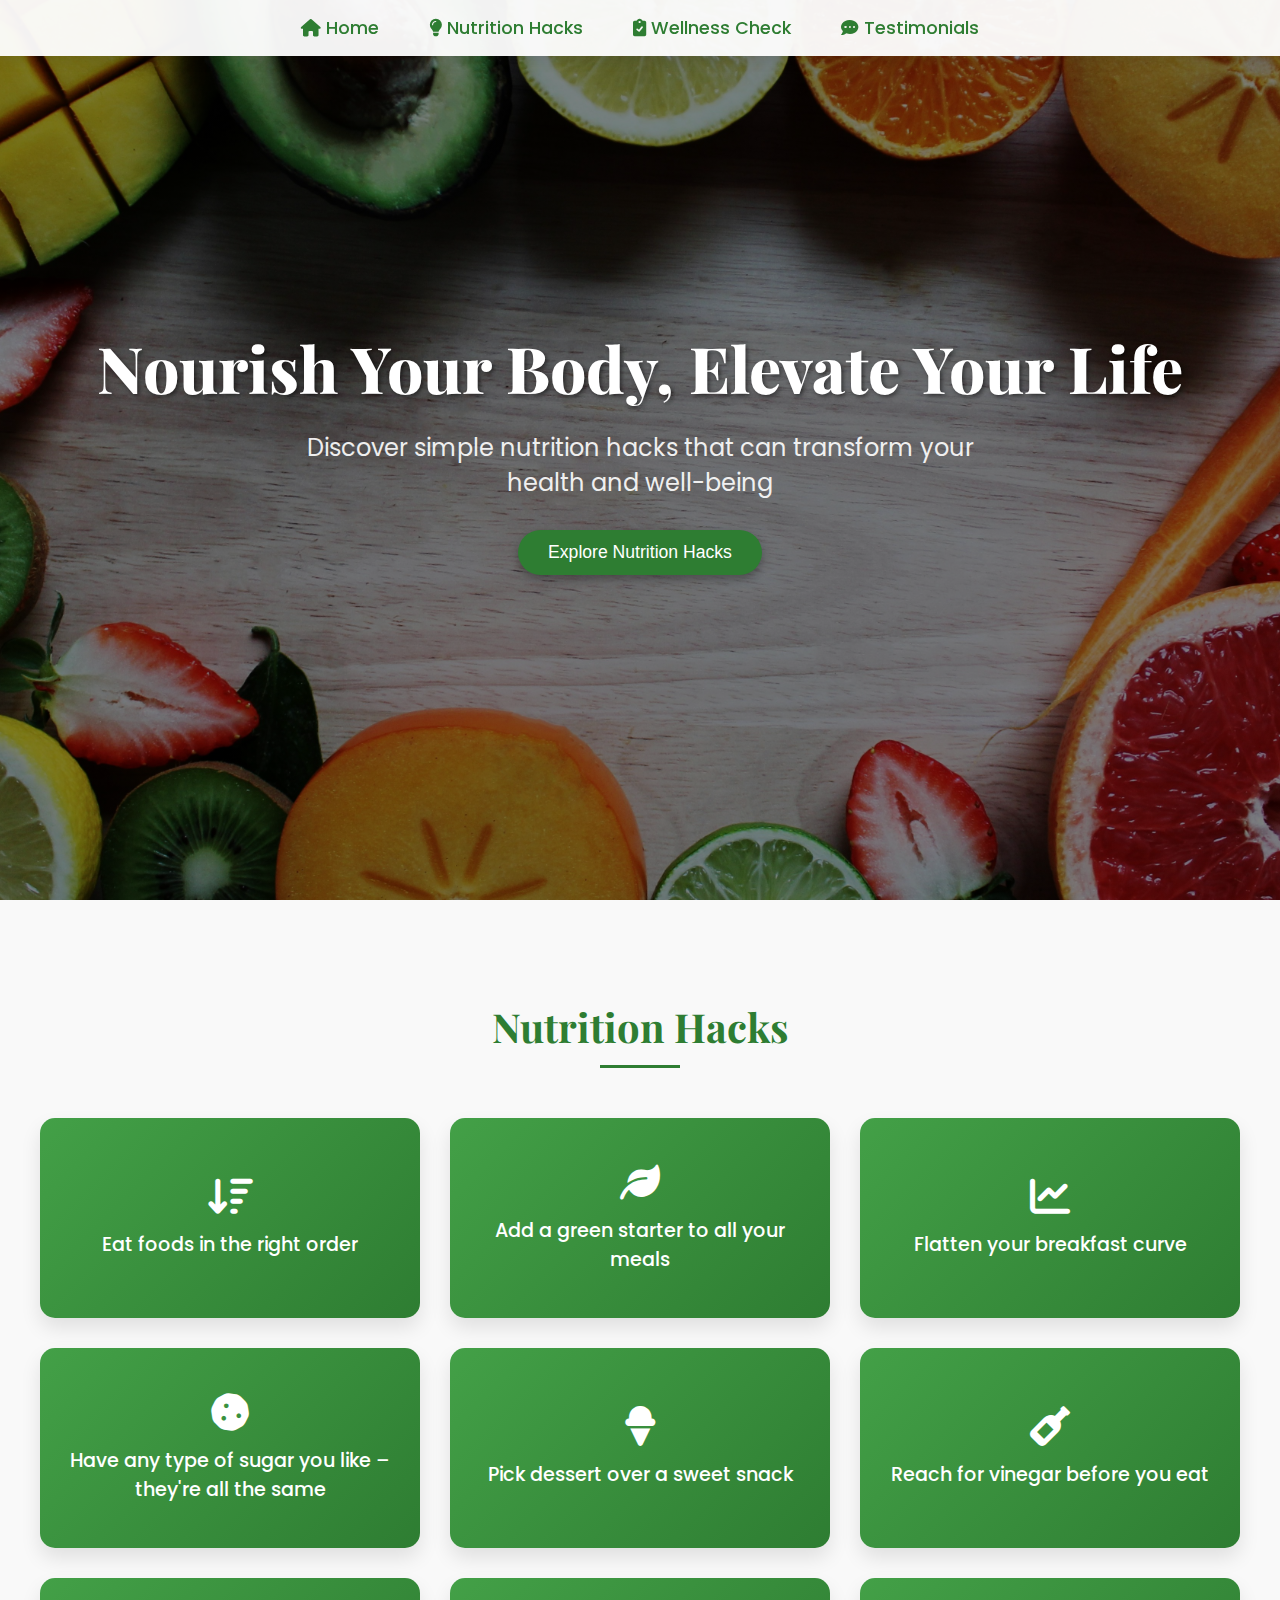
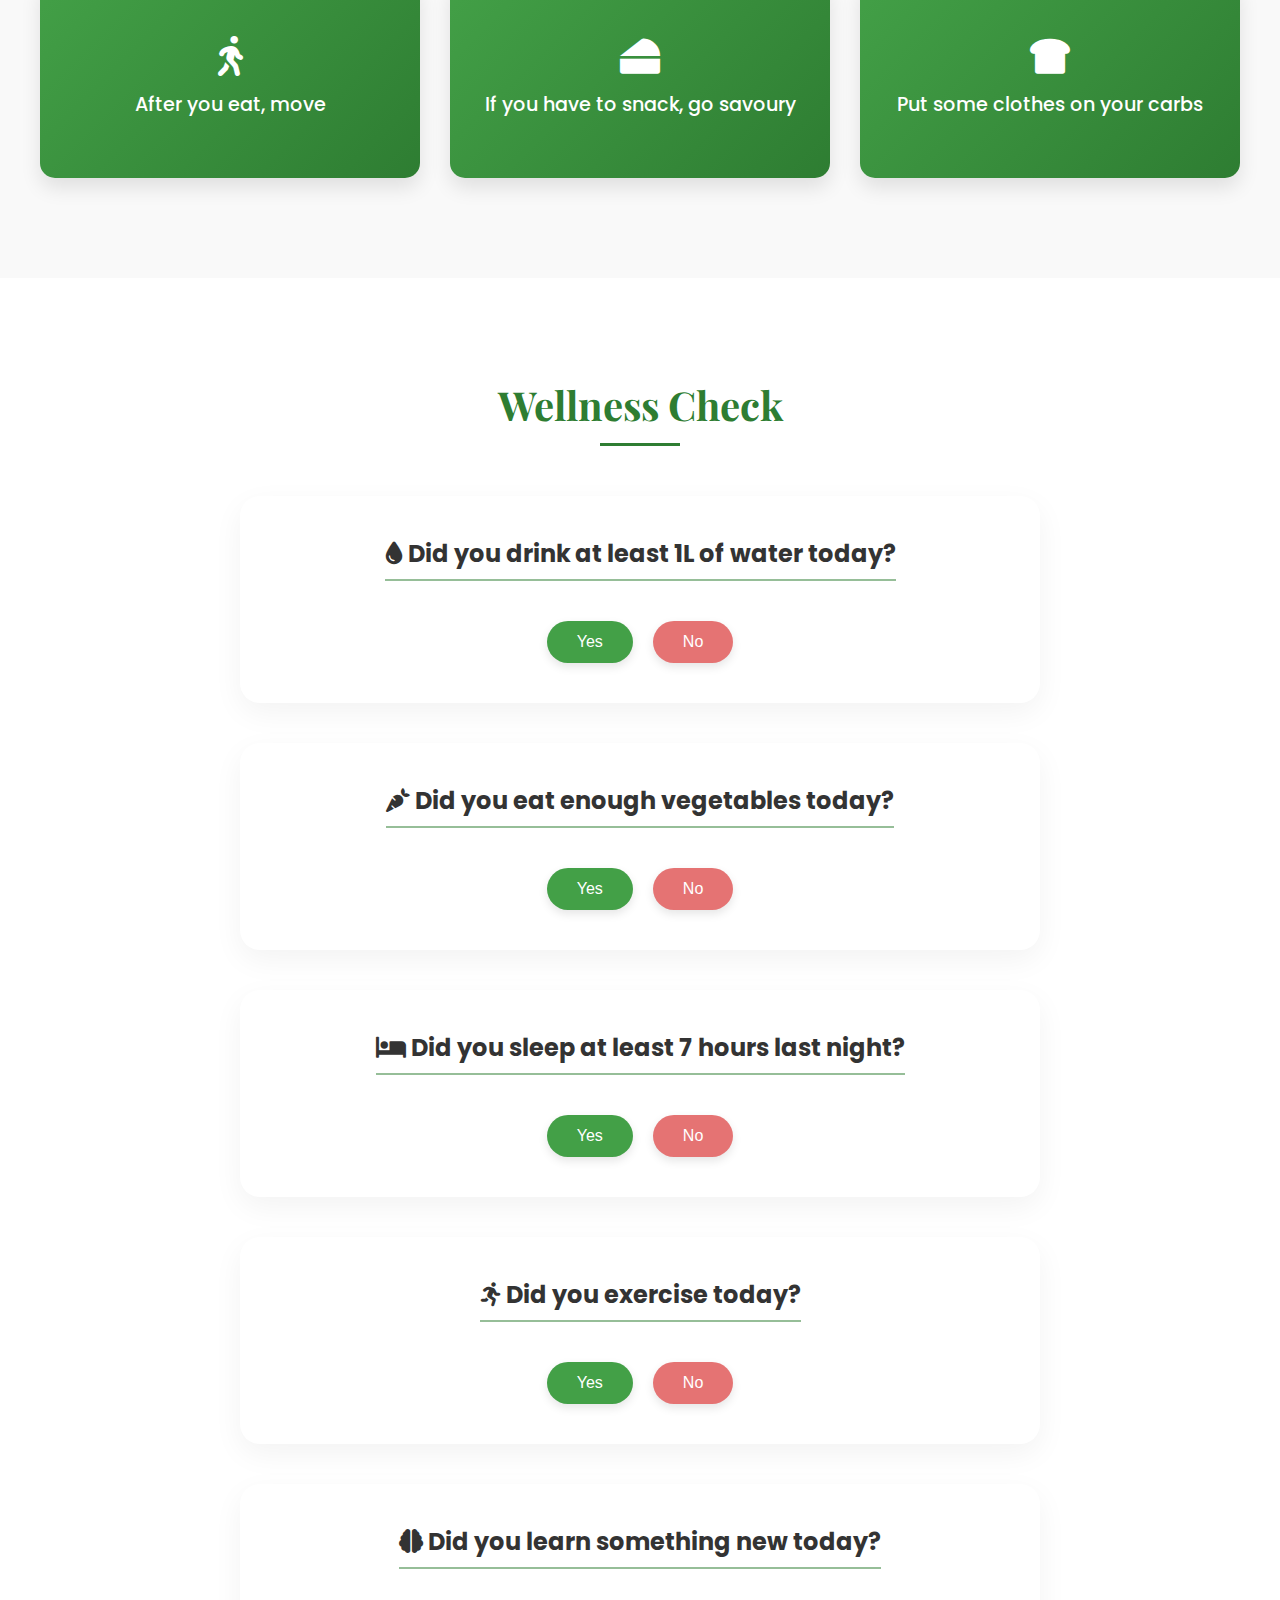
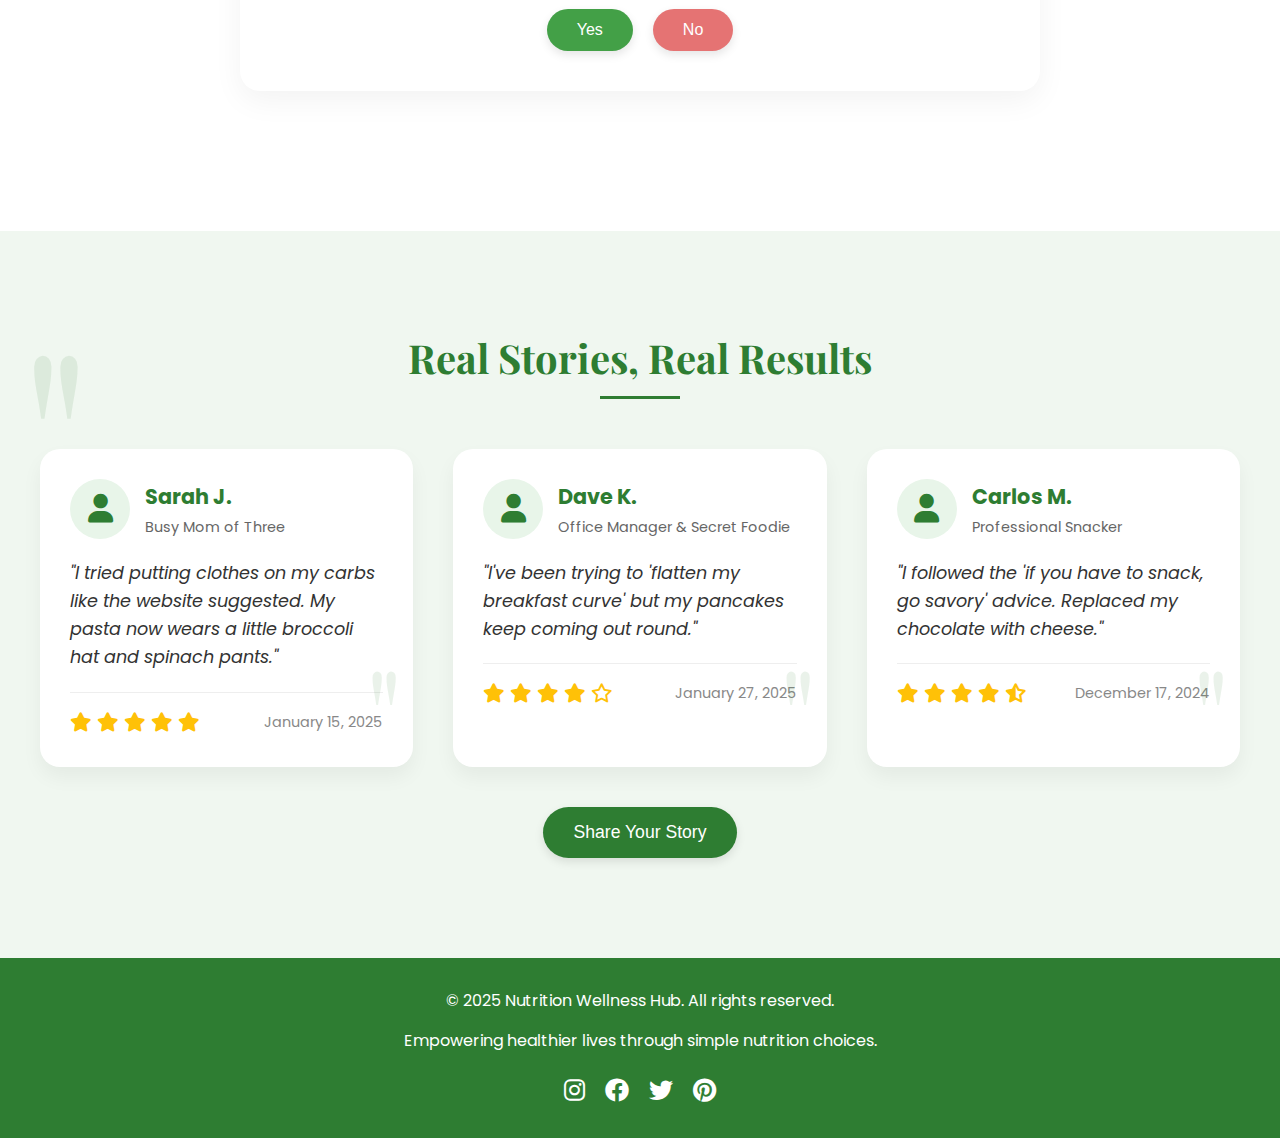
<file: frontpage.html>
<!DOCTYPE html>
<html lang="en">
<head>
    <meta charset="UTF-8">
    <meta name="viewport" content="width=device-width, initial-scale=1.0">
    <title>Nutrition Wellness Hub</title>
    <link rel="stylesheet" href="https://cdnjs.cloudflare.com/ajax/libs/font-awesome/6.0.0/css/all.min.css">
    <link rel="stylesheet" href="https://cdnjs.cloudflare.com/ajax/libs/animate.css/4.1.1/animate.min.css">
    <style>
        @import url('https://fonts.googleapis.com/css2?family=Poppins:wght@300;400;500;600;700&family=Playfair+Display:wght@700;800&display=swap');
        
        * {
            margin: 0;
            padding: 0;
            box-sizing: border-box;
        }
        
        body, html {
            width: 100%;
            height: 100%;
            scroll-behavior: smooth;
            font-family: 'Poppins', sans-serif;
            color: #333;
            background-color: #fcfcfc;
        }
        
        nav {
            position: fixed;
            top: 0;
            width: 100%;
            background: rgba(255, 255, 255, 0.95);
            box-shadow: 0 2px 15px rgba(0, 0, 0, 0.1);
            display: flex;
            justify-content: center;
            padding: 15px 0;
            z-index: 1000;
            transition: all 0.3s ease;
        }
        
        nav a {
            color: #2e7d32;
            text-decoration: none;
            margin: 0 25px;
            font-size: 1.1rem;
            font-weight: 500;
            position: relative;
            transition: color 0.3s;
        }
        
        nav a:hover {
            color: #1b5e20;
        }
        
        nav a::after {
            content: '';
            position: absolute;
            width: 0;
            height: 2px;
            bottom: -5px;
            left: 0;
            background-color: #2e7d32;
            transition: width 0.3s;
        }
        
        nav a:hover::after {
            width: 100%;
        }
        
        .cover {
            background: linear-gradient(rgba(0, 0, 0, 0.5), rgba(0, 0, 0, 0.5)), url('fruitsunsplash.jpg') no-repeat center center/cover;
            width: 100%;
            height: 100vh;
            display: flex;
            flex-direction: column;
            justify-content: center;
            align-items: center;
            color: white;
            text-align: center;
            padding: 0 20px;
        }
        
        .cover h1 {
            font-family: 'Playfair Display', serif;
            font-size: 4rem;
            font-weight: 800;
            text-shadow: 2px 2px 4px rgba(0, 0, 0, 0.5);
            margin-bottom: 20px;
        }
        
        .cover p {
            font-size: 1.5rem;
            max-width: 700px;
            margin-bottom: 30px;
            opacity: 0.9;
        }
        
        .cover-btn {
            background-color: #2e7d32;
            color: white;
            border: none;
            padding: 12px 30px;
            border-radius: 30px;
            font-size: 1.1rem;
            font-weight: 500;
            cursor: pointer;
            transition: all 0.3s;
            box-shadow: 0 4px 10px rgba(0, 0, 0, 0.3);
        }
        
        .cover-btn:hover {
            background-color: #1b5e20;
            transform: translateY(-3px);
        }
        
        .section-title {
            font-family: 'Playfair Display', serif;
            text-align: center;
            font-size: 2.5rem;
            margin-bottom: 50px;
            color: #2e7d32;
            position: relative;
            padding-bottom: 15px;
        }
        
        .section-title::after {
            content: '';
            position: absolute;
            left: 50%;
            bottom: 0;
            transform: translateX(-50%);
            width: 80px;
            height: 3px;
            background-color: #2e7d32;
        }
        
        .tips, .quiz, .testimonials {
            padding: 100px 20px;
            text-align: center;
        }
        
        .tips {
            background-color: #f9f9f9;
        }
        
        .tips-container {
            display: grid;
            grid-template-columns: repeat(auto-fit, minmax(300px, 1fr));
            gap: 30px;
            max-width: 1200px;
            margin: 0 auto;
        }
        
        .tip {
            background: linear-gradient(135deg, #43a047, #2e7d32);
            color: white;
            padding: 30px;
            border-radius: 15px;
            box-shadow: 0 10px 20px rgba(0, 0, 0, 0.1);
            transition: all 0.3s;
            display: flex;
            flex-direction: column;
            align-items: center;
            justify-content: center;
            min-height: 200px;
            transform: translateY(0);
        }
        
        .tip:hover {
            transform: translateY(-10px);
            box-shadow: 0 15px 30px rgba(0, 0, 0, 0.2);
        }
        
        .tip i {
            font-size: 2.5rem;
            margin-bottom: 15px;
        }
        
        .tip-text {
            font-size: 1.2rem;
            font-weight: 500;
            line-height: 1.5;
        }
        
        .quiz {
            background-color: #fff;
        }
        
        .question-card {
            background-color: white;
            border-radius: 20px;
            padding: 40px;
            box-shadow: 0 10px 30px rgba(0, 0, 0, 0.05);
            max-width: 800px;
            margin: 0 auto 40px;
            transition: all 0.3s;
        }
        
        .question-card:hover {
            box-shadow: 0 15px 40px rgba(0, 0, 0, 0.1);
        }
        
        .question-card h2 {
            font-size: 1.5rem;
            margin-bottom: 30px;
            color: #333;
            position: relative;
            display: inline-block;
        }
        
        .question-card h2::after {
            content: '';
            position: absolute;
            left: 0;
            bottom: -10px;
            width: 100%;
            height: 2px;
            background-color: #2e7d32;
            opacity: 0.5;
        }
        
        .btn-container {
            display: flex;
            justify-content: center;
            gap: 20px;
            margin-top: 20px;
        }
        
        .quiz-btn {
            padding: 12px 30px;
            font-size: 1rem;
            font-weight: 500;
            border: none;
            cursor: pointer;
            border-radius: 30px;
            transition: all 0.3s;
            box-shadow: 0 4px 10px rgba(0, 0, 0, 0.1);
        }
        
        .yes {
            background-color: #43a047;
            color: white;
        }
        
        .yes:hover {
            background-color: #2e7d32;
            transform: translateY(-3px);
        }
        
        .no {
            background-color: #e57373;
            color: white;
        }
        
        .no:hover {
            background-color: #c62828;
            transform: translateY(-3px);
        }
        
        .joke {
            display: none;
            margin-top: 25px;
            padding: 15px;
            border-radius: 10px;
            background-color: #f5f5f5;
            font-size: 1.1rem;
            font-weight: 500;
            color: #333;
            animation: fadeIn 0.5s;
        }
        
        /* Testimonials Styles */
        .testimonials {
            background-color: #f0f7f0;
            position: relative;
            overflow: hidden;
        }
        
        .testimonials::before {
            content: '"';
            position: absolute;
            top: 40px;
            left: 20px;
            font-size: 15rem;
            color: rgba(46, 125, 50, 0.1);
            font-family: 'Playfair Display', serif;
        }
        
        .testimonials-container {
            display: grid;
            grid-template-columns: repeat(auto-fit, minmax(350px, 1fr));
            gap: 40px;
            max-width: 1200px;
            margin: 0 auto;
        }
        
        .testimonial-card {
            background-color: white;
            border-radius: 20px;
            padding: 30px;
            box-shadow: 0 10px 20px rgba(0, 0, 0, 0.05);
            text-align: left;
            transition: all 0.3s;
            position: relative;
            overflow: hidden;
        }
        
        .testimonial-card:hover {
            transform: translateY(-10px);
            box-shadow: 0 15px 30px rgba(0, 0, 0, 0.1);
        }
        
        .testimonial-card::after {
            content: '"';
            position: absolute;
            bottom: -30px;
            right: 10px;
            font-size: 8rem;
            color: rgba(46, 125, 50, 0.1);
            font-family: 'Playfair Display', serif;
        }
        
        .testimonial-header {
            display: flex;
            align-items: center;
            margin-bottom: 20px;
        }
        
        .testimonial-avatar {
            width: 60px;
            height: 60px;
            border-radius: 50%;
            background-color: #e8f5e9;
            display: flex;
            justify-content: center;
            align-items: center;
            margin-right: 15px;
            font-size: 1.8rem;
            color: #2e7d32;
        }
        
        .testimonial-info h3 {
            font-size: 1.3rem;
            margin-bottom: 5px;
            color: #2e7d32;
        }
        
        .testimonial-info p {
            font-size: 0.9rem;
            color: #666;
        }
        
        .testimonial-content {
            font-size: 1.1rem;
            line-height: 1.6;
            margin-bottom: 20px;
            font-style: italic;
        }
        
        .testimonial-footer {
            display: flex;
            justify-content: space-between;
            align-items: center;
            border-top: 1px solid #eee;
            padding-top: 15px;
        }
        
        .testimonial-rating {
            color: #ffc107;
            font-size: 1.2rem;
        }
        
        .testimonial-date {
            font-size: 0.9rem;
            color: #888;
        }
        
        .add-testimonial-btn {
            background-color: #2e7d32;
            color: white;
            border: none;
            padding: 15px 30px;
            border-radius: 30px;
            font-size: 1.1rem;
            font-weight: 500;
            cursor: pointer;
            transition: all 0.3s;
            box-shadow: 0 4px 10px rgba(0, 0, 0, 0.1);
            margin-top: 40px;
        }
        
        .add-testimonial-btn:hover {
            background-color: #1b5e20;
            transform: translateY(-3px);
        }
        
        footer {
            background-color: #2e7d32;
            color: white;
            text-align: center;
            padding: 30px 0;
        }
        
        footer p {
            margin-bottom: 15px;
        }
        
        .social-icons {
            display: flex;
            justify-content: center;
            gap: 20px;
            margin-top: 20px;
        }
        
        .social-icons a {
            color: white;
            font-size: 1.5rem;
            transition: transform 0.3s;
        }
        
        .social-icons a:hover {
            transform: translateY(-5px);
        }
        
        @keyframes fadeIn {
            from { opacity: 0; transform: translateY(10px); }
            to { opacity: 1; transform: translateY(0); }
        }
        
        @media (max-width: 768px) {
            .cover h1 {
                font-size: 2.5rem;
            }
            
            .cover p {
                font-size: 1.2rem;
            }
            
            .section-title {
                font-size: 2rem;
            }
            
            .question-card, .testimonial-card {
                padding: 25px;
            }
            
            .btn-container {
                flex-direction: column;
                align-items: center;
            }
            
            .quiz-btn {
                width: 80%;
            }
            
            .testimonials-container {
                grid-template-columns: 1fr;
            }
        }
    </style>
    <script>
        function showJoke(question, answer) {
            const jokes = {
                1: { yes: 'Perfect hydration! Your cells are having a pool party! 💦', no: 'Your body is practically a desert right now! Time to refill! 🏜️' },
                2: { yes: 'Your body is doing a little happy dance right now! 🥦🥕', no: 'Your vegetables are feeling neglected. They miss you! 🥺' },
                3: { yes: 'Your brain thanks you for the beauty rest! 😴✨', no: 'Coffee companies love customers like you! ☕️' },
                4: { yes: 'Your future self just sent a thank you note! 💪', no: 'Your couch has officially claimed you as its own! 🛋️' },
                5: { yes: 'Neural pathways: activated! Brain: leveled up! 🧠⬆️', no: 'Your brain cells are waiting for some action! 🧠💤' }
            };
            const jokeElement = document.getElementById('joke' + question);
            jokeElement.innerText = jokes[question][answer];
            jokeElement.style.display = 'block';
            jokeElement.classList.add('animate__animated', 'animate__fadeIn');
        }
        
        window.addEventListener('scroll', function() {
            if (window.scrollY > 100) {
                document.querySelector('nav').style.padding = '10px 0';
                document.querySelector('nav').style.background = 'rgba(255, 255, 255, 0.98)';
            } else {
                document.querySelector('nav').style.padding = '15px 0';
                document.querySelector('nav').style.background = 'rgba(255, 255, 255, 0.95)';
            }
        });
    </script>
</head>
<body>
    <nav>
        <a href="#home"><i class="fas fa-home"></i> Home</a>
        <a href="#tips"><i class="fas fa-lightbulb"></i> Nutrition Hacks</a>
        <a href="#quiz"><i class="fas fa-clipboard-check"></i> Wellness Check</a>
        <a href="#testimonials"><i class="fas fa-comment-dots"></i> Testimonials</a>
    </nav>
    
    <div id="home" class="cover">
        <h1>Nourish Your Body, Elevate Your Life</h1>
        <p>Discover simple nutrition hacks that can transform your health and well-being</p>
        <button class="cover-btn" onclick="document.getElementById('tips').scrollIntoView({behavior: 'smooth'})">Explore Nutrition Hacks</button>
    </div>
    
    <div id="tips" class="tips">
        <h2 class="section-title">Nutrition Hacks</h2>
        <div class="tips-container">
            <div class="tip">
                <i class="fas fa-sort-amount-down"></i>
                <p class="tip-text">Eat foods in the right order</p>
            </div>
            <div class="tip">
                <i class="fas fa-leaf"></i>
                <p class="tip-text">Add a green starter to all your meals</p>
            </div>
            <div class="tip">
                <i class="fas fa-chart-line"></i>
                <p class="tip-text">Flatten your breakfast curve</p>
            </div>
            <div class="tip">
                <i class="fas fa-cookie"></i>
                <p class="tip-text">Have any type of sugar you like – they're all the same</p>
            </div>
            <div class="tip">
                <i class="fas fa-ice-cream"></i>
                <p class="tip-text">Pick dessert over a sweet snack</p>
            </div>
            <div class="tip">
                <i class="fas fa-wine-bottle"></i>
                <p class="tip-text">Reach for vinegar before you eat</p>
            </div>
            <div class="tip">
                <i class="fas fa-walking"></i>
                <p class="tip-text">After you eat, move</p>
            </div>
            <div class="tip">
                <i class="fas fa-cheese"></i>
                <p class="tip-text">If you have to snack, go savoury</p>
            </div>
            <div class="tip">
                <i class="fas fa-bread-slice"></i>
                <p class="tip-text">Put some clothes on your carbs</p>
            </div>
        </div>
    </div>
    
    <div id="quiz" class="quiz">
        <h2 class="section-title">Wellness Check</h2>
        
        <div class="question-card">
            <h2><i class="fas fa-tint"></i> Did you drink at least 1L of water today?</h2>
            <div class="btn-container">
                <button class="quiz-btn yes" onclick="showJoke(1, 'yes')">Yes</button>
                <button class="quiz-btn no" onclick="showJoke(1, 'no')">No</button>
            </div>
            <div id="joke1" class="joke"></div>
        </div>

        <div class="question-card">
            <h2><i class="fas fa-carrot"></i> Did you eat enough vegetables today?</h2>
            <div class="btn-container">
                <button class="quiz-btn yes" onclick="showJoke(2, 'yes')">Yes</button>
                <button class="quiz-btn no" onclick="showJoke(2, 'no')">No</button>
            </div>
            <div id="joke2" class="joke"></div>
        </div>

        <div class="question-card">
            <h2><i class="fas fa-bed"></i> Did you sleep at least 7 hours last night?</h2>
            <div class="btn-container">
                <button class="quiz-btn yes" onclick="showJoke(3, 'yes')">Yes</button>
                <button class="quiz-btn no" onclick="showJoke(3, 'no')">No</button>
            </div>
            <div id="joke3" class="joke"></div>
        </div>

        <div class="question-card">
            <h2><i class="fas fa-running"></i> Did you exercise today?</h2>
            <div class="btn-container">
                <button class="quiz-btn yes" onclick="showJoke(4, 'yes')">Yes</button>
                <button class="quiz-btn no" onclick="showJoke(4, 'no')">No</button>
            </div>
            <div id="joke4" class="joke"></div>
        </div>

        <div class="question-card">
            <h2><i class="fas fa-brain"></i> Did you learn something new today?</h2>
            <div class="btn-container">
                <button class="quiz-btn yes" onclick="showJoke(5, 'yes')">Yes</button>
                <button class="quiz-btn no" onclick="showJoke(5, 'no')">No</button>
            </div>
            <div id="joke5" class="joke"></div>
        </div>
    </div>
    
    <div id="testimonials" class="testimonials">
        <h2 class="section-title">Real Stories, Real Results</h2>
        
        <div class="testimonials-container">
            <div class="testimonial-card">
                <div class="testimonial-header">
                    <div class="testimonial-avatar">
                        <i class="fas fa-user"></i>
                    </div>
                    <div class="testimonial-info">
                        <h3>Sarah J.</h3>
                        <p>Busy Mom of Three</p>
                    </div>
                </div>
                <div class="testimonial-content">
                    "I tried putting clothes on my carbs like the website suggested. My pasta now wears a little broccoli hat and spinach pants."
                </div>
                <div class="testimonial-footer">
                    <div class="testimonial-rating">
                        <i class="fas fa-star"></i>
                        <i class="fas fa-star"></i>
                        <i class="fas fa-star"></i>
                        <i class="fas fa-star"></i>
                        <i class="fas fa-star"></i>
                    </div>
                    <div class="testimonial-date">January 15, 2025</div>
                </div>
            </div>
            
            <div class="testimonial-card">
                <div class="testimonial-header">
                    <div class="testimonial-avatar">
                        <i class="fas fa-user"></i>
                    </div>
                    <div class="testimonial-info">
                        <h3>Dave K.</h3>
                        <p>Office Manager & Secret Foodie</p>
                    </div>
                </div>
                <div class="testimonial-content">
                    "I've been trying to 'flatten my breakfast curve' but my pancakes keep coming out round."
                </div>
                <div class="testimonial-footer">
                    <div class="testimonial-rating">
                        <i class="fas fa-star"></i>
                        <i class="fas fa-star"></i>
                        <i class="fas fa-star"></i>
                        <i class="fas fa-star"></i>
                        <i class="far fa-star"></i>
                    </div>
                    <div class="testimonial-date">January 27, 2025</div>
                </div>
            </div>
            
            <div class="testimonial-card">
                <div class="testimonial-header">
                    <div class="testimonial-avatar">
                        <i class="fas fa-user"></i>
                    </div>
                    <div class="testimonial-info">
                        <h3>Carlos M.</h3>
                        <p>Professional Snacker</p>
                    </div>
                </div>
                <div class="testimonial-content">
                    "I followed the 'if you have to snack, go savory' advice. Replaced my chocolate with cheese."
                </div>
                <div class="testimonial-footer">
                    <div class="testimonial-rating">
                        <i class="fas fa-star"></i>
                        <i class="fas fa-star"></i>
                        <i class="fas fa-star"></i>
                        <i class="fas fa-star"></i>
                        <i class="fas fa-star-half-alt"></i>
                    </div>
                    <div class="testimonial-date">December 17, 2024</div>
                </div>
            </div>
        </div>
        
        <button class="add-testimonial-btn">Share Your Story</button>
    </div>
    
    <footer>
        <p>© 2025 Nutrition Wellness Hub. All rights reserved.</p>
        <p>Empowering healthier lives through simple nutrition choices.</p>
        <div class="social-icons">
            <a href="#"><i class="fab fa-instagram"></i></a>
            <a href="#"><i class="fab fa-facebook"></i></a>
            <a href="#"><i class="fab fa-twitter"></i></a>
            <a href="#"><i class="fab fa-pinterest"></i></a>
        </div>
    </footer>
</body>
</html>
</file>
